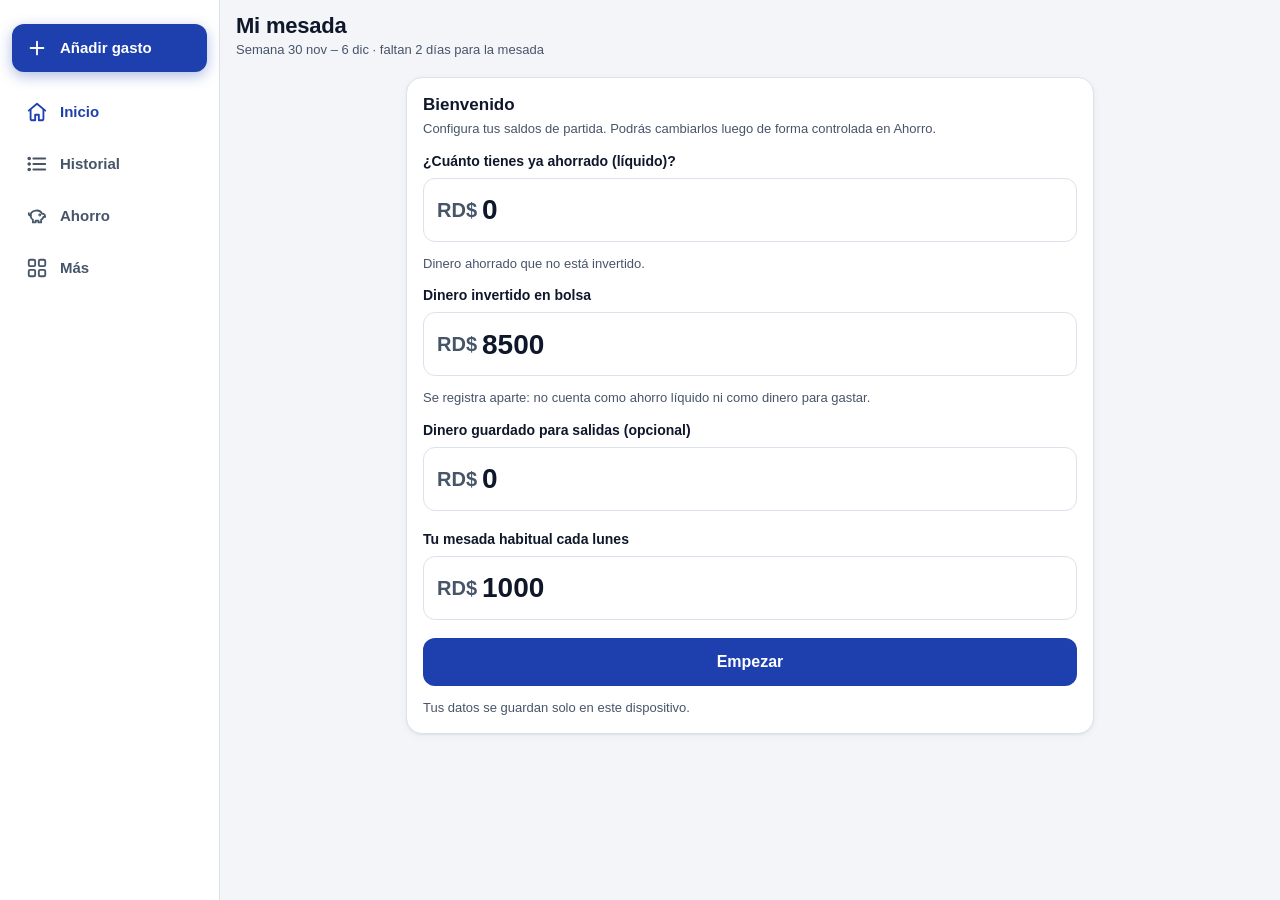
<file: index.html>
<!doctype html>
<html lang="es-DO">
<head>
  <meta charset="utf-8">
  <meta name="viewport" content="width=device-width, initial-scale=1, viewport-fit=cover">
  <title>Mesada</title>
  <meta name="description" content="Control de mi mesada semanal en RD$">
  <meta name="theme-color" content="#F3F5F9" media="(prefers-color-scheme: light)">
  <meta name="theme-color" content="#0B1220" media="(prefers-color-scheme: dark)">
  <meta name="mobile-web-app-capable" content="yes">
  <meta name="apple-mobile-web-app-capable" content="yes">
  <meta name="apple-mobile-web-app-status-bar-style" content="default">
  <meta name="apple-mobile-web-app-title" content="Mesada">
  <link rel="manifest" href="manifest.webmanifest">
  <link rel="icon" href="icons/icon.svg" type="image/svg+xml">
  <link rel="apple-touch-icon" href="icons/apple-touch-icon.png">
  <link rel="stylesheet" href="css/app.css">
</head>
<body>
  <a class="skip" href="#view">Saltar al contenido</a>
  <header class="topbar" id="topbar"></header>
  <main id="view" tabindex="-1"></main>

  <nav class="tabbar" aria-label="Navegación principal">
    <a href="#/inicio" data-tab="inicio"><svg aria-hidden="true"><use href="#i-home"/></svg><span>Inicio</span></a>
    <a href="#/movimientos" data-tab="movimientos"><svg aria-hidden="true"><use href="#i-list"/></svg><span>Historial</span></a>
    <button type="button" class="tab-add" id="tab-add"><svg aria-hidden="true"><use href="#i-plus"/></svg><span>Añadir gasto</span></button>
    <a href="#/ahorro" data-tab="ahorro"><svg aria-hidden="true"><use href="#i-piggy"/></svg><span>Ahorro</span></a>
    <a href="#/mas" data-tab="mas"><svg aria-hidden="true"><use href="#i-grid"/></svg><span>Más</span></a>
  </nav>

  <dialog id="sheet" class="sheet" aria-labelledby="sheet-title"></dialog>
  <dialog id="confirm" class="sheet confirm" aria-labelledby="confirm-title"></dialog>
  <div id="toast" class="toast" role="status" aria-live="polite"></div>

  <noscript><p style="padding:24px">Esta app necesita JavaScript activado.</p></noscript>

  <!-- Iconos (trazos al estilo Lucide) -->
  <svg width="0" height="0" style="position:absolute" aria-hidden="true">
    <defs>
      <symbol id="i-home" viewBox="0 0 24 24"><path d="M3 10.5 12 3l9 7.5"/><path d="M5 9.5V20a1 1 0 0 0 1 1h4v-6h4v6h4a1 1 0 0 0 1-1V9.5"/></symbol>
      <symbol id="i-list" viewBox="0 0 24 24"><path d="M8 6h13M8 12h13M8 18h13"/><circle cx="3.5" cy="6" r="1"/><circle cx="3.5" cy="12" r="1"/><circle cx="3.5" cy="18" r="1"/></symbol>
      <symbol id="i-plus" viewBox="0 0 24 24"><path d="M12 5v14M5 12h14"/></symbol>
      <symbol id="i-piggy" viewBox="0 0 24 24"><path d="M19 9.5c1 .5 2 1.6 2 3.5h-1.5"/><path d="M5 11.5a6.5 5.5 0 0 1 12.6-1.9"/><path d="M5 11.5C3.5 11.5 3 10 3 9"/><path d="M5 11.5c0 2 1 3.7 2.5 4.7V19h3v-2h3v2h3v-2.8c1.2-.8 2.1-1.9 2.5-3.2"/><circle cx="15" cy="11" r=".6"/></symbol>
      <symbol id="i-grid" viewBox="0 0 24 24"><rect x="3" y="3" width="7" height="7" rx="1.5"/><rect x="14" y="3" width="7" height="7" rx="1.5"/><rect x="3" y="14" width="7" height="7" rx="1.5"/><rect x="14" y="14" width="7" height="7" rx="1.5"/></symbol>
      <symbol id="i-chart" viewBox="0 0 24 24"><path d="M3 3v18h18"/><path d="M8 17V11M13 17V7M18 17v-4"/></symbol>
      <symbol id="i-calendar" viewBox="0 0 24 24"><rect x="3" y="4.5" width="18" height="16.5" rx="2"/><path d="M3 9.5h18M8 2.5v4M16 2.5v4"/><path d="m9 15 2 2 4-4"/></symbol>
      <symbol id="i-swap" viewBox="0 0 24 24"><path d="M7 4 3 8l4 4"/><path d="M3 8h14"/><path d="m17 20 4-4-4-4"/><path d="M21 16H7"/></symbol>
      <symbol id="i-in" viewBox="0 0 24 24"><path d="M12 3v12"/><path d="m7 10 5 5 5-5"/><path d="M4 21h16"/></symbol>
      <symbol id="i-clock" viewBox="0 0 24 24"><circle cx="12" cy="12" r="9"/><path d="M12 7v5l3 2"/></symbol>
      <symbol id="i-alert" viewBox="0 0 24 24"><path d="M10.3 3.9 1.8 18a2 2 0 0 0 1.7 3h17a2 2 0 0 0 1.7-3L13.7 3.9a2 2 0 0 0-3.4 0z"/><path d="M12 9v4M12 17h.01"/></symbol>
      <symbol id="i-check" viewBox="0 0 24 24"><path d="M20 6 9 17l-5-5"/></symbol>
      <symbol id="i-x" viewBox="0 0 24 24"><path d="M18 6 6 18M6 6l12 12"/></symbol>
      <symbol id="i-chev-l" viewBox="0 0 24 24"><path d="m15 18-6-6 6-6"/></symbol>
      <symbol id="i-chev-r" viewBox="0 0 24 24"><path d="m9 18 6-6-6-6"/></symbol>
      <symbol id="i-tag" viewBox="0 0 24 24"><path d="M20.6 13.4 13.4 20.6a2 2 0 0 1-2.8 0L3 13V3h10l7.6 7.6a2 2 0 0 1 0 2.8z"/><circle cx="7.5" cy="7.5" r="1.2"/></symbol>
      <symbol id="i-sliders" viewBox="0 0 24 24"><path d="M4 21v-7M4 10V3M12 21v-9M12 8V3M20 21v-5M20 12V3M1 14h6M9 8h6M17 16h6"/></symbol>
      <symbol id="i-save" viewBox="0 0 24 24"><path d="M12 3v12"/><path d="m7 8 5-5 5 5"/><path d="M4 15v4a2 2 0 0 0 2 2h12a2 2 0 0 0 2-2v-4"/></symbol>
      <symbol id="i-phone" viewBox="0 0 24 24"><rect x="6" y="2" width="12" height="20" rx="2.5"/><path d="M11 18h2"/></symbol>
      <symbol id="i-heart" viewBox="0 0 24 24"><path d="M19 14c1.5-1.5 3-3.2 3-5.5A5.5 5.5 0 0 0 16.5 3c-1.8 0-3 .5-4.5 2-1.5-1.5-2.7-2-4.5-2A5.5 5.5 0 0 0 2 8.5c0 2.3 1.5 4 3 5.5l7 7z"/></symbol>
      <symbol id="i-trend" viewBox="0 0 24 24"><path d="m22 7-8.5 8.5-5-5L2 17"/><path d="M16 7h6v6"/></symbol>
      <symbol id="i-copy" viewBox="0 0 24 24"><rect x="9" y="9" width="12" height="12" rx="2"/><path d="M5 15H4a2 2 0 0 1-2-2V4a2 2 0 0 1 2-2h9a2 2 0 0 1 2 2v1"/></symbol>
      <symbol id="i-wallet" viewBox="0 0 24 24"><path d="M19 7V5a2 2 0 0 0-2-2H5a2 2 0 0 0 0 4h14a2 2 0 0 1 2 2v3"/><path d="M3 5v14a2 2 0 0 0 2 2h14a2 2 0 0 0 2-2v-3"/><path d="M21 12h-4a2 2 0 0 0 0 4h4z"/></symbol>
      <symbol id="i-gift" viewBox="0 0 24 24"><rect x="3" y="8" width="18" height="4" rx="1"/><path d="M12 8v13M19 12v7a2 2 0 0 1-2 2H7a2 2 0 0 1-2-2v-7"/><path d="M7.5 8a2.5 2.5 0 0 1 0-5C10 3 12 8 12 8s2-5 4.5-5a2.5 2.5 0 0 1 0 5"/></symbol>
    </defs>
  </svg>
  <script type="module" src="js/app.js"></script>
</body>
</html>
</file>
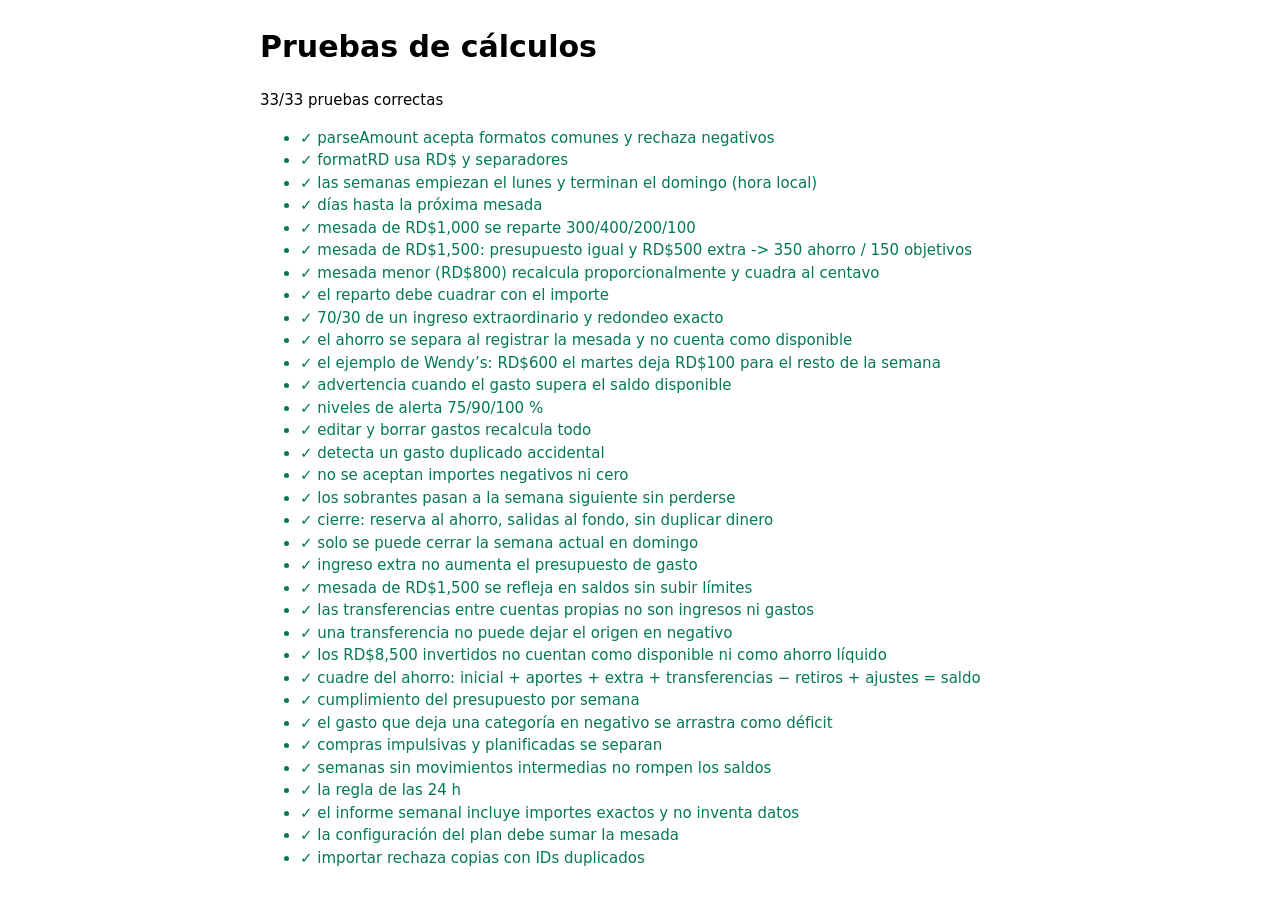
<file: tests/index.html>
<!doctype html>
<html lang="es"><head><meta charset="utf-8"><meta name="viewport" content="width=device-width, initial-scale=1"><title>Pruebas · Mesada</title>
<style>body{font:15px/1.5 system-ui,sans-serif;max-width:760px;margin:24px auto;padding:0 16px}li.ok{color:#047857}li.bad{color:#b91c1c}</style></head>
<body><h1>Pruebas de cálculos</h1><p id="s">Ejecutando…</p><ul id="r"></ul>
<script type="module">
import { summary } from './core.test.js';
const s = summary();
document.getElementById('s').textContent = `${s.passed}/${s.total} pruebas correctas`;
document.getElementById('r').innerHTML = s.results.map(r => `<li class="${r.ok ? 'ok' : 'bad'}">${r.ok ? '✓' : '✗'} ${r.name}${r.ok ? '' : ' — ' + r.error}</li>`).join('');
</script></body></html>
</file>
<file: css/app.css>
/* Mesada — estilo minimalista. Tokens semánticos para tema claro y oscuro. */
:root {
  color-scheme: light dark;
  --bg: #F3F5F9;
  --surface: #FFFFFF;
  --surface-2: #EEF1F6;
  --text: #0F172A;
  --text-2: #475569;
  --border: #DCE2EB;
  --primary: #1E40AF;
  --primary-soft: #E0E8FB;
  --on-primary: #FFFFFF;
  --good: #047857;
  --good-soft: #DDF5EA;
  --warn: #B45309;
  --warn-soft: #FDF0D8;
  --danger: #B91C1C;
  --danger-soft: #FCE4E4;
  --info: #1D4ED8;
  --c-salidas: #6D28D9;
  --c-personal: #0E7490;
  --c-reserva: #B45309;
  --c-ahorro: #047857;
  --shadow: 0 1px 2px rgba(15, 23, 42, .06), 0 2px 8px rgba(15, 23, 42, .04);
  --radius: 16px;
  --radius-sm: 10px;
  --tabbar-h: 64px;
  --safe-b: env(safe-area-inset-bottom, 0px);
  --safe-t: env(safe-area-inset-top, 0px);
  --font: -apple-system, BlinkMacSystemFont, "SF Pro Text", "Segoe UI", Roboto, "Helvetica Neue", Arial, sans-serif;
  --t-fast: 120ms;
  --t-med: 200ms;
}
@media (prefers-color-scheme: dark) {
  :root {
    --bg: #0B1220;
    --surface: #141C2E;
    --surface-2: #1C2639;
    --text: #E8ECF4;
    --text-2: #A3AEC2;
    --border: #2A3550;
    --primary: #7BA2F7;
    --primary-soft: #1D2B4D;
    --on-primary: #0B1220;
    --good: #4ADE9B;
    --good-soft: #12322A;
    --warn: #F5B74E;
    --warn-soft: #3A2C12;
    --danger: #F87171;
    --danger-soft: #3D1A1D;
    --info: #93B4FA;
    --c-salidas: #A78BFA;
    --c-personal: #38BDD8;
    --c-reserva: #F5B74E;
    --c-ahorro: #4ADE9B;
    --shadow: none;
  }
}

* { box-sizing: border-box; }
[hidden] { display: none !important; }
html { -webkit-text-size-adjust: 100%; }
body {
  margin: 0;
  background: var(--bg);
  color: var(--text);
  font: 16px/1.5 var(--font);
  -webkit-font-smoothing: antialiased;
  min-height: 100dvh;
  padding-bottom: calc(var(--tabbar-h) + var(--safe-b) + 24px);
  -webkit-tap-highlight-color: transparent;
}
.num, .amount { font-variant-numeric: tabular-nums; }
h1, h2, h3 { margin: 0; line-height: 1.25; }
h1 { font-size: 1.375rem; font-weight: 700; letter-spacing: -.01em; }
h2 { font-size: 1.0625rem; font-weight: 650; }
h3 { font-size: .9375rem; font-weight: 600; }
p { margin: 0; }
a { color: var(--primary); }
small, .small { font-size: .8125rem; }
.muted { color: var(--text-2); }
.skip { position: absolute; left: -999px; top: 8px; background: var(--surface); padding: 8px 12px; border-radius: 8px; z-index: 50; }
.skip:focus { left: 8px; }
:focus-visible { outline: 3px solid var(--primary); outline-offset: 2px; border-radius: 6px; }
svg { width: 22px; height: 22px; fill: none; stroke: currentColor; stroke-width: 2; stroke-linecap: round; stroke-linejoin: round; flex-shrink: 0; }

/* ---------- Estructura ---------- */
.topbar {
  position: sticky; top: 0; z-index: 10;
  padding: calc(var(--safe-t) + 12px) 16px 10px;
  background: color-mix(in srgb, var(--bg) 88%, transparent);
  backdrop-filter: saturate(1.4) blur(12px);
  -webkit-backdrop-filter: saturate(1.4) blur(12px);
  display: flex; align-items: center; justify-content: space-between; gap: 12px;
}
.topbar .sub { font-size: .8125rem; color: var(--text-2); }
main { max-width: 720px; margin: 0 auto; padding: 4px 16px 16px; outline: none; }
.stack { display: grid; gap: 12px; grid-template-columns: minmax(0, 1fr); }
.section { margin-top: 20px; }
.section > .head { display: flex; align-items: baseline; justify-content: space-between; margin: 0 2px 8px; gap: 8px; }

.tabbar {
  position: fixed; left: 0; right: 0; bottom: 0; z-index: 20;
  height: calc(var(--tabbar-h) + var(--safe-b));
  padding: 6px 8px var(--safe-b);
  display: grid; grid-template-columns: repeat(5, 1fr); align-items: center;
  background: var(--surface);
  border-top: 1px solid var(--border);
}
.tabbar a, .tabbar button {
  display: flex; flex-direction: column; align-items: center; justify-content: center; gap: 2px;
  min-height: 48px; border: 0; background: none; color: var(--text-2);
  font: 600 .6875rem/1.2 var(--font); text-decoration: none; cursor: pointer; border-radius: 12px;
  transition: color var(--t-fast);
}
.tabbar a[aria-current="page"] { color: var(--primary); }
.tabbar .tab-add {
  background: var(--primary); color: var(--on-primary); margin: 0 2px; min-height: 52px;
  box-shadow: 0 4px 14px color-mix(in srgb, var(--primary) 35%, transparent);
}
.tabbar .tab-add span { font-size: .6875rem; }
.tabbar .tab-add:active { opacity: .85; }

@media (min-width: 900px) {
  body { padding-bottom: 24px; padding-left: 220px; }
  .tabbar {
    top: 0; bottom: 0; right: auto; width: 220px; height: auto;
    grid-template-columns: 1fr; grid-auto-rows: min-content; align-content: start; gap: 4px;
    padding: 24px 12px; border-top: 0; border-right: 1px solid var(--border);
  }
  .tabbar a, .tabbar button { flex-direction: row; justify-content: flex-start; gap: 12px; padding: 0 14px; font-size: .9375rem; }
  .tabbar .tab-add { order: -1; margin: 0 0 12px; min-height: 48px; }
  .tabbar .tab-add span { font-size: .9375rem; }
  main { padding-top: 8px; }
  .grid-2-lg { display: grid; grid-template-columns: 1fr 1fr; gap: 12px; align-items: start; }
}

/* ---------- Tarjetas ---------- */
.card {
  background: var(--surface); border: 1px solid var(--border); border-radius: var(--radius);
  padding: 16px; box-shadow: var(--shadow);
}
.card.tight { padding: 12px 14px; }
.card-link { display: block; color: inherit; text-decoration: none; }
.hero { padding: 20px; }
.hero .label { font-size: .875rem; color: var(--text-2); font-weight: 500; }
.hero .big { font-size: 2.5rem; font-weight: 750; letter-spacing: -.02em; line-height: 1.1; margin: 4px 0 6px; }
.hero .big.neg { color: var(--danger); }
.kpis { display: grid; grid-template-columns: 1fr 1fr; gap: 10px; }
@media (min-width: 600px) { .kpis.four { grid-template-columns: repeat(4, 1fr); } }
.kpi { background: var(--surface); border: 1px solid var(--border); border-radius: var(--radius-sm); padding: 12px; box-shadow: var(--shadow); min-width: 0; }
.kpi .k { font-size: .75rem; color: var(--text-2); font-weight: 500; }
.kpi .v { font-size: 1.125rem; font-weight: 700; margin-top: 2px; white-space: nowrap; overflow: hidden; text-overflow: ellipsis; }
.kpi .s { font-size: .75rem; color: var(--text-2); }

.pill { white-space: nowrap; flex-shrink: 0; display: inline-flex; align-items: center; gap: 6px; padding: 4px 10px; border-radius: 999px; font-size: .8125rem; font-weight: 600; }
.pill svg { width: 16px; height: 16px; }
.pill.ok { background: var(--good-soft); color: var(--good); }
.pill.warn { background: var(--warn-soft); color: var(--warn); }
.pill.over { background: var(--danger-soft); color: var(--danger); }
.pill.neutral { background: var(--surface-2); color: var(--text-2); }

.bar { position: relative; height: 10px; background: var(--surface-2); border-radius: 999px; overflow: hidden; }
.bar > span { position: absolute; inset: 0 auto 0 0; background: var(--primary); border-radius: 999px; transition: width var(--t-med) ease-out; }
.bar.l75 > span { background: var(--warn); }
.bar.l90 > span { background: color-mix(in srgb, var(--warn) 50%, var(--danger)); }
.bar.l100 > span { background: var(--danger); }
.bar .tick { position: absolute; top: -2px; bottom: -2px; width: 2px; background: var(--text); opacity: .55; }
.bar.thin { height: 6px; }

.bucket .row { display: flex; justify-content: space-between; align-items: baseline; gap: 8px; }
.bucket .name { font-weight: 600; display: flex; align-items: center; gap: 8px; }
.bucket .dot { width: 10px; height: 10px; border-radius: 3px; flex-shrink: 0; }
.bucket .left { font-size: 1.375rem; font-weight: 750; }
.bucket .left.neg { color: var(--danger); }
.bucket .meta { display: flex; justify-content: space-between; font-size: .8125rem; color: var(--text-2); margin-top: 6px; gap: 8px; }
.level-badge { font-size: .75rem; font-weight: 700; padding: 2px 8px; border-radius: 999px; }
.level-badge.l75 { background: var(--warn-soft); color: var(--warn); }
.level-badge.l90 { background: var(--warn-soft); color: var(--danger); }
.level-badge.l100 { background: var(--danger-soft); color: var(--danger); }

.funds { display: grid; grid-template-columns: repeat(3, minmax(0, 1fr)); gap: 10px; }
@media (max-width: 380px) { .funds { grid-template-columns: 1fr 1fr; } }

.notice { display: flex; gap: 12px; align-items: flex-start; padding: 14px; border-radius: var(--radius); border: 1px solid transparent; }
.notice svg { margin-top: 1px; }
.notice.info { background: var(--primary-soft); color: var(--text); border-color: color-mix(in srgb, var(--primary) 25%, transparent); }
.notice.info svg { color: var(--primary); }
.notice.warn { background: var(--warn-soft); }
.notice.warn svg { color: var(--warn); }
.notice.danger { background: var(--danger-soft); }
.notice.danger svg { color: var(--danger); }
.notice.good { background: var(--good-soft); }
.notice.good svg { color: var(--good); }
.notice .grow { flex: 1; min-width: 0; }
.notice .actions { margin-top: 10px; display: flex; flex-wrap: wrap; gap: 8px; }

.actions-grid { display: grid; grid-template-columns: repeat(4, 1fr); gap: 8px; }
.qa { display: flex; flex-direction: column; align-items: center; gap: 6px; padding: 12px 4px; min-height: 76px; border-radius: var(--radius-sm); background: var(--surface); border: 1px solid var(--border); color: var(--text); font: 600 .75rem/1.2 var(--font); text-align: center; cursor: pointer; text-decoration: none; transition: background var(--t-fast); }
.qa svg { color: var(--primary); }
.qa:active { background: var(--surface-2); }

/* ---------- Listas de movimientos ---------- */
.list { list-style: none; margin: 0; padding: 0; background: var(--surface); border: 1px solid var(--border); border-radius: var(--radius); overflow: hidden; box-shadow: var(--shadow); }
.list li + li { border-top: 1px solid var(--border); }
.mv { display: flex; align-items: center; gap: 12px; padding: 12px 14px; min-height: 60px; width: 100%; background: none; border: 0; color: inherit; font: inherit; text-align: left; cursor: pointer; transition: background var(--t-fast); }
.mv:active, .mv:hover { background: var(--surface-2); }
.mv .ic { width: 38px; height: 38px; border-radius: 12px; display: grid; place-items: center; background: var(--surface-2); color: var(--text-2); flex-shrink: 0; }
.mv .ic svg { width: 18px; height: 18px; }
.mv .ic.in { background: var(--good-soft); color: var(--good); }
.mv .ic.tr { background: var(--primary-soft); color: var(--primary); }
.mv .body { flex: 1; min-width: 0; }
.mv .t { font-weight: 600; white-space: nowrap; overflow: hidden; text-overflow: ellipsis; }
.mv .d { font-size: .8125rem; color: var(--text-2); white-space: nowrap; overflow: hidden; text-overflow: ellipsis; }
.mv .a { font-weight: 700; white-space: nowrap; }
.mv .a.in { color: var(--good); }
.mv .a.tr { color: var(--text-2); font-weight: 600; }
.tag { display: inline-block; font-size: .6875rem; font-weight: 700; padding: 1px 6px; border-radius: 6px; background: var(--warn-soft); color: var(--warn); vertical-align: 1px; margin-left: 4px; }
.day-head { display: flex; justify-content: space-between; font-size: .8125rem; color: var(--text-2); font-weight: 600; margin: 16px 4px 6px; text-transform: capitalize; }

.empty { text-align: center; padding: 28px 16px; color: var(--text-2); }
.empty svg { width: 36px; height: 36px; color: var(--text-2); opacity: .6; margin-bottom: 8px; }
.empty h3 { color: var(--text); margin-bottom: 4px; }
.empty .btn { margin-top: 14px; }

/* ---------- Botones y formularios ---------- */
.btn {
  display: inline-flex; align-items: center; justify-content: center; gap: 8px;
  min-height: 48px; padding: 0 18px; border-radius: 12px; border: 1px solid transparent;
  font: 650 1rem/1 var(--font); cursor: pointer; text-decoration: none;
  transition: opacity var(--t-fast), background var(--t-fast);
}
.btn svg { width: 20px; height: 20px; }
.btn.primary { background: var(--primary); color: var(--on-primary); }
.btn.secondary { background: var(--surface-2); color: var(--text); border-color: var(--border); }
.btn.ghost { background: transparent; color: var(--primary); }
.btn.danger { background: var(--danger); color: #fff; }
.btn.danger-ghost { background: transparent; color: var(--danger); }
.btn.sm { min-height: 40px; padding: 0 14px; font-size: .875rem; }
.btn.block { width: 100%; }
.btn:active { opacity: .8; }
.btn[disabled] { opacity: .45; cursor: not-allowed; }
.icon-btn { width: 44px; height: 44px; display: inline-grid; place-items: center; border-radius: 12px; border: 1px solid var(--border); background: var(--surface); color: var(--text); cursor: pointer; }
.icon-btn[disabled] { opacity: .35; cursor: not-allowed; }

.field { display: grid; gap: 6px; }
.field > label, .field > .label { font-size: .875rem; font-weight: 600; }
.field .hint { font-size: .8125rem; color: var(--text-2); }
.field .err { font-size: .8125rem; color: var(--danger); font-weight: 600; }
input, select, textarea {
  width: 100%; min-height: 48px; padding: 10px 12px; border-radius: 12px;
  border: 1px solid var(--border); background: var(--surface); color: var(--text);
  font: 16px/1.4 var(--font);
}
textarea { min-height: 96px; resize: vertical; }
input[aria-invalid="true"] { border-color: var(--danger); }
.amount-input { position: relative; }
.amount-input span { position: absolute; left: 14px; top: 50%; transform: translateY(-50%); font-weight: 700; color: var(--text-2); font-size: 1.25rem; }
.amount-input input { font-size: 1.75rem; font-weight: 750; padding-left: 58px; min-height: 64px; font-variant-numeric: tabular-nums; }
.money-row { display: grid; grid-template-columns: 1fr 132px; align-items: center; gap: 10px; }
.money-row label { font-size: .9375rem; font-weight: 500; }
.money-row input { text-align: right; font-variant-numeric: tabular-nums; }

.chips { display: flex; flex-wrap: wrap; gap: 8px; }
.chip { position: relative; }
.chip input { position: absolute; opacity: 0; inset: 0; min-height: 0; cursor: pointer; }
.chip span { display: inline-flex; align-items: center; min-height: 44px; padding: 0 14px; border-radius: 999px; border: 1px solid var(--border); background: var(--surface); font-size: .9375rem; font-weight: 500; transition: background var(--t-fast); }
.chip input:checked + span { background: var(--primary); color: var(--on-primary); border-color: var(--primary); font-weight: 650; }
.chip input:focus-visible + span { outline: 3px solid var(--primary); outline-offset: 2px; }
.seg { display: grid; grid-auto-flow: column; grid-auto-columns: 1fr; background: var(--surface-2); padding: 4px; border-radius: 12px; gap: 4px; }
.seg .chip span { width: 100%; justify-content: center; border: 0; background: transparent; border-radius: 9px; min-height: 40px; }
.seg .chip input:checked + span { background: var(--surface); color: var(--text); box-shadow: var(--shadow); }
.seg.danger-on .chip input[value="impulsivo"]:checked + span { color: var(--danger); }

/* ---------- Hojas (dialog) ---------- */
dialog.sheet {
  border: 0; padding: 0; margin: auto auto 0; width: 100%; max-width: 560px;
  max-height: calc(100dvh - var(--safe-t) - 12px);
  border-radius: 22px 22px 0 0; background: var(--bg); color: var(--text);
  overflow: hidden;
}
dialog.sheet[open] { display: flex; flex-direction: column; animation: up var(--t-med) ease-out; }
dialog::backdrop { background: rgba(2, 6, 23, .55); }
@media (min-width: 600px) {
  dialog.sheet { margin: auto; border-radius: 22px; }
}
@keyframes up { from { transform: translateY(24px); opacity: 0; } to { transform: none; opacity: 1; } }
.sheet-head { display: flex; align-items: center; justify-content: space-between; padding: 14px 16px 6px; gap: 8px; }
.sheet-body { overflow-y: auto; padding: 8px 16px 16px; display: grid; gap: 16px; overscroll-behavior: contain; }
.sheet-foot { padding: 12px 16px calc(12px + var(--safe-b)); border-top: 1px solid var(--border); background: var(--surface); display: grid; gap: 8px; }
.sheet-foot .row2 { display: grid; grid-template-columns: 1fr 1fr; gap: 8px; }
.confirm .sheet-body { gap: 10px; }

.impact { border-radius: var(--radius-sm); padding: 12px; background: var(--surface); border: 1px solid var(--border); display: grid; gap: 8px; font-size: .875rem; }
.impact .line { display: flex; justify-content: space-between; gap: 8px; }
.impact .line strong { font-variant-numeric: tabular-nums; }
.impact .neg { color: var(--danger); }
.warn-list { display: grid; gap: 8px; }

.toast {
  position: fixed; left: 50%; bottom: calc(var(--tabbar-h) + var(--safe-b) + 14px); transform: translateX(-50%) translateY(20px);
  background: var(--text); color: var(--bg); padding: 12px 16px; border-radius: 12px; font-weight: 600; font-size: .9375rem;
  opacity: 0; pointer-events: none; transition: opacity var(--t-med), transform var(--t-med); z-index: 60; width: max-content; max-width: calc(100vw - 32px);
  display: flex; gap: 12px; align-items: center;
}
.toast.show { opacity: 1; transform: translateX(-50%); pointer-events: auto; }
.toast button { background: none; border: 0; color: var(--primary-soft); font: 700 .9375rem var(--font); cursor: pointer; min-height: 32px; text-decoration: underline; }

/* ---------- Gráficos ---------- */
.chart { width: 100%; height: auto; display: block; overflow: visible; }
.chart svg { stroke: none; }
.ch-val { font-size: 10px; font-weight: 700; fill: var(--text); }
.ch-lab { font-size: 10px; fill: var(--text-2); }
.ch-limit { stroke: var(--text-2); stroke-dasharray: 4 4; stroke-width: 1; }
.ch-line { fill: none; stroke: var(--good); stroke-width: 2.5; }
.ch-area { fill: color-mix(in srgb, var(--good) 15%, transparent); stroke: none; }
.ch-dot { fill: var(--good); stroke: none; }
.chart rect, .chart text { stroke: none; }
.legend { display: flex; flex-wrap: wrap; gap: 12px; font-size: .75rem; color: var(--text-2); margin-top: 8px; }
.legend i { display: inline-block; width: 10px; height: 10px; border-radius: 3px; margin-right: 6px; vertical-align: -1px; }
.hbars { list-style: none; margin: 0; padding: 0; display: grid; gap: 12px; }
.hb-row { display: flex; justify-content: space-between; gap: 8px; font-size: .875rem; margin-bottom: 4px; }

/* ---------- Varios ---------- */
.menu { list-style: none; padding: 0; margin: 0; background: var(--surface); border: 1px solid var(--border); border-radius: var(--radius); overflow: hidden; }
.menu li + li { border-top: 1px solid var(--border); }
.menu a, .menu button { display: flex; align-items: center; gap: 14px; padding: 14px 16px; min-height: 56px; color: var(--text); text-decoration: none; width: 100%; background: none; border: 0; font: inherit; text-align: left; cursor: pointer; }
.menu a:active, .menu button:active { background: var(--surface-2); }
.menu svg { color: var(--primary); }
.menu .grow { flex: 1; }
.menu .chev { color: var(--text-2); width: 18px; height: 18px; }
.period { display: flex; align-items: center; justify-content: space-between; gap: 8px; }
.period strong { text-transform: capitalize; text-align: center; flex: 1; }
.kv { display: grid; gap: 8px; }
.kv .r { display: flex; justify-content: space-between; gap: 12px; font-size: .9375rem; }
.kv .r span:first-child { color: var(--text-2); }
.kv .r strong { font-variant-numeric: tabular-nums; text-align: right; }
.kv .r.total { border-top: 1px solid var(--border); padding-top: 8px; font-weight: 700; }
.report { font: 13px/1.5 ui-monospace, SFMono-Regular, Menlo, monospace; min-height: 320px; white-space: pre-wrap; }
.cat-row { display: grid; grid-template-columns: 1fr 1fr; gap: 8px; align-items: end; }
.split-total { display: flex; justify-content: space-between; font-weight: 700; font-size: .9375rem; padding: 8px 2px 0; }
.split-total.bad { color: var(--danger); }
.split-total.good { color: var(--good); }
.inline { display: flex; align-items: center; gap: 8px; flex-wrap: wrap; }
.between { display: flex; align-items: center; justify-content: space-between; gap: 8px; }
.mt8 { margin-top: 8px; } .mt12 { margin-top: 12px; } .mt4 { margin-top: 4px; }
.sr { position: absolute; width: 1px; height: 1px; overflow: hidden; clip: rect(0 0 0 0); white-space: nowrap; }
details.more summary { cursor: pointer; color: var(--primary); font-weight: 600; min-height: 44px; display: flex; align-items: center; }

@media (prefers-reduced-motion: reduce) {
  *, *::before, *::after { animation: none !important; transition: none !important; }
}
</file>
